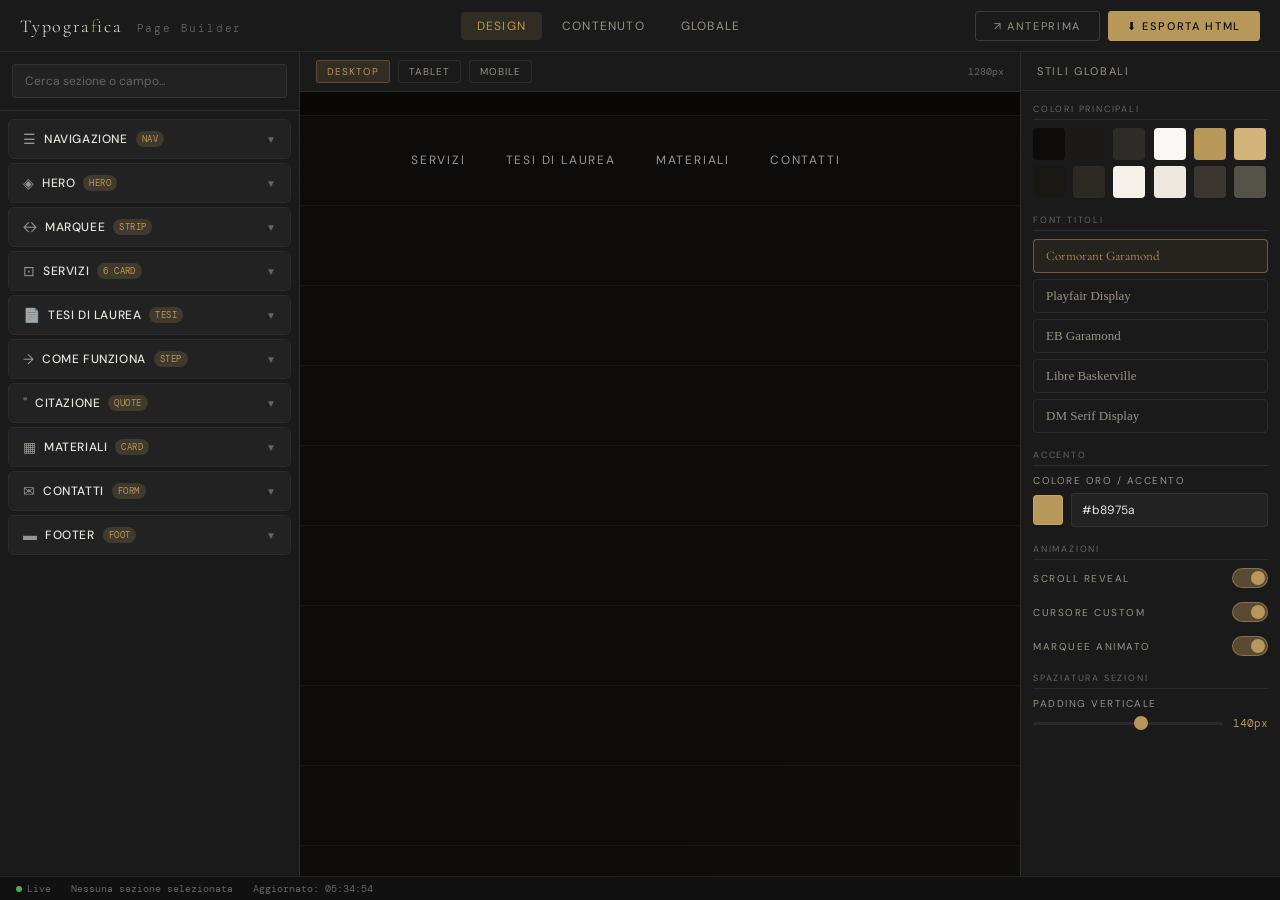
<file: admin.html>
<!DOCTYPE html>
<html lang="it">
<head>
<meta charset="UTF-8">
<meta name="viewport" content="width=device-width, initial-scale=1.0">
<title>Typografica — Page Builder</title>
<link href="https://fonts.googleapis.com/css2?family=Cormorant+Garamond:ital,wght@0,300;0,400;0,600;1,300;1,400&family=DM+Sans:wght@300;400;500&family=DM+Mono:wght@300;400&display=swap" rel="stylesheet">
<style>
*,*::before,*::after{box-sizing:border-box;margin:0;padding:0}
:root{
  --panel:#111;--panel2:#1a1a1a;--panel3:#222;--panel4:#2a2a2a;
  --border:rgba(255,255,255,0.08);--border2:rgba(255,255,255,0.15);
  --gold:#b8975a;--gold2:#d4b47a;
  --text:#e8e4dc;--text2:#9a9285;--text3:#666;
  --accent:#b8975a;
  --sans:'DM Sans',sans-serif;--mono:'DM Mono',monospace;
}
html,body{height:100%;overflow:hidden;font-family:var(--sans)}
body{display:flex;flex-direction:column;background:var(--panel);color:var(--text)}

/* TOP BAR */
.topbar{
  height:52px;background:var(--panel2);border-bottom:1px solid var(--border);
  display:flex;align-items:center;justify-content:space-between;
  padding:0 20px;flex-shrink:0;z-index:100;
}
.topbar-logo{font-family:'Cormorant Garamond',serif;font-size:18px;font-weight:300;letter-spacing:0.1em;color:var(--text)}
.topbar-logo span{color:var(--gold)}
.topbar-center{display:flex;gap:4px}
.tab-btn{
  padding:6px 16px;border:none;background:transparent;color:var(--text2);
  font-family:var(--sans);font-size:12px;letter-spacing:0.1em;text-transform:uppercase;
  cursor:pointer;border-radius:4px;transition:all 0.2s;
}
.tab-btn.active{background:rgba(184,151,90,0.15);color:var(--gold)}
.tab-btn:hover:not(.active){background:var(--panel3);color:var(--text)}
.topbar-actions{display:flex;gap:8px;align-items:center}
.btn-preview,.btn-export{
  padding:7px 18px;font-family:var(--sans);font-size:11px;
  letter-spacing:0.15em;text-transform:uppercase;cursor:pointer;
  border-radius:3px;transition:all 0.2s;
}
.btn-preview{background:transparent;border:1px solid var(--border2);color:var(--text2)}
.btn-preview:hover{border-color:var(--gold);color:var(--gold)}
.btn-export{background:var(--gold);border:1px solid var(--gold);color:#0d0c0a;font-weight:500}
.btn-export:hover{background:var(--gold2)}

/* MAIN LAYOUT */
.main{display:flex;flex:1;overflow:hidden}

/* SIDEBAR */
.sidebar{
  width:300px;min-width:300px;background:var(--panel2);
  border-right:1px solid var(--border);
  display:flex;flex-direction:column;overflow:hidden;
}
.sidebar-search{
  padding:12px;border-bottom:1px solid var(--border);flex-shrink:0;
}
.sidebar-search input{
  width:100%;background:var(--panel3);border:1px solid var(--border);
  color:var(--text);font-family:var(--sans);font-size:12px;
  padding:8px 12px;border-radius:4px;outline:none;
}
.sidebar-search input::placeholder{color:var(--text3)}
.sidebar-search input:focus{border-color:rgba(184,151,90,0.4)}
.sections-list{flex:1;overflow-y:auto;padding:8px}
.sections-list::-webkit-scrollbar{width:4px}
.sections-list::-webkit-scrollbar-track{background:transparent}
.sections-list::-webkit-scrollbar-thumb{background:var(--panel4);border-radius:2px}

/* SECTION ACCORDION */
.section-group{margin-bottom:4px;border-radius:6px;overflow:hidden;border:1px solid var(--border)}
.section-header{
  padding:10px 14px;background:var(--panel3);
  display:flex;align-items:center;justify-content:space-between;
  cursor:pointer;user-select:none;transition:background 0.2s;
}
.section-header:hover{background:var(--panel4)}
.section-header.active{background:rgba(184,151,90,0.1);border-bottom:1px solid rgba(184,151,90,0.2)}
.section-header-left{display:flex;align-items:center;gap:8px}
.section-icon{font-size:14px;opacity:0.6}
.section-name{font-size:12px;font-weight:500;letter-spacing:0.05em;text-transform:uppercase;color:var(--text)}
.section-badge{
  font-size:9px;padding:2px 6px;border-radius:10px;
  background:rgba(184,151,90,0.2);color:var(--gold);
  font-family:var(--mono);letter-spacing:0.05em;
}
.section-chevron{font-size:10px;color:var(--text3);transition:transform 0.2s}
.section-chevron.open{transform:rotate(180deg)}
.section-body{display:none;padding:12px;background:var(--panel2)}
.section-body.open{display:block}

/* FIELDS */
.field{margin-bottom:14px}
.field:last-child{margin-bottom:0}
.field-label{
  display:block;font-size:10px;letter-spacing:0.15em;text-transform:uppercase;
  color:var(--text2);margin-bottom:6px;
}
.field input[type=text],
.field input[type=url],
.field textarea,
.field select{
  width:100%;background:var(--panel3);border:1px solid var(--border);
  color:var(--text);font-family:var(--sans);font-size:12px;
  padding:8px 10px;border-radius:4px;outline:none;
  transition:border-color 0.2s;resize:vertical;
}
.field input:focus,.field textarea:focus,.field select:focus{border-color:rgba(184,151,90,0.5)}
.field textarea{min-height:60px;font-size:12px}
.field select option{background:var(--panel3)}

.field-row{display:grid;grid-template-columns:1fr 1fr;gap:8px}
.field-row .field{margin-bottom:0}

/* COLOR PICKER */
.color-row{display:flex;align-items:center;gap:8px}
.color-swatch{
  width:30px;height:30px;border-radius:4px;border:1px solid var(--border2);
  cursor:pointer;flex-shrink:0;position:relative;overflow:hidden;
}
.color-swatch input[type=color]{
  position:absolute;inset:-4px;width:calc(100%+8px);height:calc(100%+8px);
  opacity:0;cursor:pointer;border:none;padding:0;
}
.color-value{
  flex:1;background:var(--panel3);border:1px solid var(--border);
  color:var(--text);font-family:var(--mono);font-size:11px;
  padding:7px 10px;border-radius:4px;outline:none;
}

/* RANGE */
.range-row{display:flex;align-items:center;gap:10px}
.range-row input[type=range]{
  flex:1;-webkit-appearance:none;height:3px;
  background:var(--panel4);border-radius:2px;outline:none;
}
.range-row input[type=range]::-webkit-slider-thumb{
  -webkit-appearance:none;width:14px;height:14px;
  background:var(--gold);border-radius:50%;cursor:pointer;
}
.range-val{font-size:11px;font-family:var(--mono);color:var(--gold);min-width:32px;text-align:right}

/* TOGGLE */
.toggle-row{display:flex;align-items:center;justify-content:space-between}
.toggle{
  width:36px;height:20px;background:var(--panel4);border-radius:10px;
  cursor:pointer;position:relative;transition:background 0.2s;border:1px solid var(--border2);
}
.toggle.on{background:rgba(184,151,90,0.4);border-color:rgba(184,151,90,0.5)}
.toggle::after{
  content:'';position:absolute;top:2px;left:2px;
  width:14px;height:14px;background:var(--text2);border-radius:50%;
  transition:all 0.2s;
}
.toggle.on::after{left:18px;background:var(--gold)}

/* DIVIDER */
.field-divider{height:1px;background:var(--border);margin:12px 0}

/* CANVAS AREA */
.canvas-wrap{
  flex:1;overflow:hidden;display:flex;flex-direction:column;
  background:#0a0908;position:relative;
}
.canvas-toolbar{
  height:40px;background:var(--panel2);border-bottom:1px solid var(--border);
  display:flex;align-items:center;gap:8px;padding:0 16px;flex-shrink:0;
}
.viewport-btn{
  padding:4px 10px;font-size:10px;letter-spacing:0.1em;text-transform:uppercase;
  background:transparent;border:1px solid var(--border);color:var(--text2);
  cursor:pointer;border-radius:3px;font-family:var(--sans);transition:all 0.2s;
}
.viewport-btn.active{background:rgba(184,151,90,0.15);border-color:rgba(184,151,90,0.3);color:var(--gold)}
.canvas-info{margin-left:auto;font-size:10px;font-family:var(--mono);color:var(--text3)}
.canvas-scroll{flex:1;overflow:auto;display:flex;align-items:flex-start;justify-content:center;padding:24px}
.canvas-scroll::-webkit-scrollbar{width:6px;height:6px}
.canvas-scroll::-webkit-scrollbar-track{background:#0a0908}
.canvas-scroll::-webkit-scrollbar-thumb{background:var(--panel4);border-radius:3px}
.canvas-frame{
  background:#0d0c0a;transition:width 0.3s ease;
  box-shadow:0 0 0 1px rgba(184,151,90,0.1),0 20px 60px rgba(0,0,0,0.6);
  transform-origin:top center;
}

/* PANEL PROPERTIES (right) */
.props-panel{
  width:260px;min-width:260px;background:var(--panel2);
  border-left:1px solid var(--border);
  display:flex;flex-direction:column;overflow:hidden;
}
.props-header{
  padding:12px 16px;border-bottom:1px solid var(--border);flex-shrink:0;
  display:flex;align-items:center;justify-content:space-between;
}
.props-title{font-size:11px;letter-spacing:0.15em;text-transform:uppercase;color:var(--text2)}
.props-body{flex:1;overflow-y:auto;padding:12px}
.props-body::-webkit-scrollbar{width:4px}
.props-body::-webkit-scrollbar-thumb{background:var(--panel4)}
.prop-section{margin-bottom:16px}
.prop-section-title{
  font-size:9px;letter-spacing:0.2em;text-transform:uppercase;
  color:var(--text3);margin-bottom:8px;padding-bottom:4px;
  border-bottom:1px solid var(--border);
}
.color-grid{display:grid;grid-template-columns:repeat(6,1fr);gap:6px;margin-top:6px}
.color-chip{
  width:32px;height:32px;border-radius:4px;cursor:pointer;
  border:2px solid transparent;transition:all 0.15s;
}
.color-chip:hover{transform:scale(1.1)}
.color-chip.selected{border-color:var(--gold)}
.font-options{display:flex;flex-direction:column;gap:6px;margin-top:6px}
.font-opt{
  padding:8px 12px;border-radius:4px;border:1px solid var(--border);
  cursor:pointer;transition:all 0.2s;font-size:13px;color:var(--text2);
}
.font-opt:hover{border-color:var(--border2);color:var(--text)}
.font-opt.selected{border-color:rgba(184,151,90,0.5);background:rgba(184,151,90,0.08);color:var(--gold)}

/* STATUS BAR */
.statusbar{
  height:24px;background:var(--panel);border-top:1px solid var(--border);
  display:flex;align-items:center;padding:0 16px;gap:20px;flex-shrink:0;
}
.status-item{font-size:10px;font-family:var(--mono);color:var(--text3)}
.status-dot{width:6px;height:6px;background:#4caf50;border-radius:50%;display:inline-block;margin-right:5px}

/* NOTIFICATION */
.notif{
  position:fixed;bottom:32px;right:24px;
  background:var(--panel2);border:1px solid rgba(184,151,90,0.3);
  color:var(--gold);font-size:12px;letter-spacing:0.05em;
  padding:10px 20px;border-radius:4px;
  transform:translateY(20px);opacity:0;
  transition:all 0.3s ease;pointer-events:none;z-index:999;
}
.notif.show{transform:translateY(0);opacity:1}

/* HIGHLIGHT on canvas click */
.pb-highlight{outline:2px solid rgba(184,151,90,0.6)!important;outline-offset:2px}
</style>
</head>
<body>

<!-- TOP BAR -->
<div class="topbar">
  <div class="topbar-logo">Typogra<span>f</span>ica <span style="font-size:11px;color:var(--text3);font-family:var(--mono);margin-left:8px">Page Builder</span></div>
  <div class="topbar-center">
    <button class="tab-btn active" onclick="setTab('design',this)">Design</button>
    <button class="tab-btn" onclick="setTab('content',this)">Contenuto</button>
    <button class="tab-btn" onclick="setTab('global',this)">Globale</button>
  </div>
  <div class="topbar-actions">
    <button class="btn-preview" onclick="openPreview()">↗ Anteprima</button>
    <button class="btn-export" onclick="exportCode()">⬇ Esporta HTML</button>
  </div>
</div>

<!-- MAIN -->
<div class="main">

  <!-- LEFT SIDEBAR -->
  <div class="sidebar" id="sidebar">
    <div class="sidebar-search">
      <input type="text" placeholder="Cerca sezione o campo..." id="searchInput" oninput="filterSections(this.value)">
    </div>
    <div class="sections-list" id="sectionsList"></div>
  </div>

  <!-- CANVAS -->
  <div class="canvas-wrap">
    <div class="canvas-toolbar">
      <button class="viewport-btn active" onclick="setViewport('desktop',this)">Desktop</button>
      <button class="viewport-btn" onclick="setViewport('tablet',this)">Tablet</button>
      <button class="viewport-btn" onclick="setViewport('mobile',this)">Mobile</button>
      <span class="canvas-info" id="canvasInfo">1280px</span>
    </div>
    <div class="canvas-scroll">
      <div class="canvas-frame" id="canvasFrame">
        <iframe id="previewFrame" style="width:100%;border:none;display:block" scrolling="yes"></iframe>
      </div>
    </div>
  </div>

  <!-- RIGHT PANEL -->
  <div class="props-panel">
    <div class="props-header">
      <span class="props-title">Stili Globali</span>
    </div>
    <div class="props-body">
      <div class="prop-section">
        <div class="prop-section-title">Colori principali</div>
        <div class="color-grid" id="colorGrid"></div>
      </div>
      <div class="prop-section">
        <div class="prop-section-title">Font titoli</div>
        <div class="font-options" id="fontOptions"></div>
      </div>
      <div class="prop-section">
        <div class="prop-section-title">Accento</div>
        <div class="field">
          <label class="field-label">Colore oro / accento</label>
          <div class="color-row">
            <div class="color-swatch" id="accentSwatch" style="background:#b8975a">
              <input type="color" value="#b8975a" oninput="updateAccent(this.value)">
            </div>
            <input class="color-value" type="text" value="#b8975a" id="accentVal" oninput="updateAccentText(this.value)">
          </div>
        </div>
      </div>
      <div class="prop-section">
        <div class="prop-section-title">Animazioni</div>
        <div class="toggle-row field">
          <span class="field-label" style="margin:0">Scroll reveal</span>
          <div class="toggle on" id="toggleReveal" onclick="toggleReveal(this)"></div>
        </div>
        <div class="toggle-row field">
          <span class="field-label" style="margin:0">Cursore custom</span>
          <div class="toggle on" id="toggleCursor" onclick="toggleCursor(this)"></div>
        </div>
        <div class="toggle-row field">
          <span class="field-label" style="margin:0">Marquee animato</span>
          <div class="toggle on" id="toggleMarquee" onclick="toggleMarqueeAnim(this)"></div>
        </div>
      </div>
      <div class="prop-section">
        <div class="prop-section-title">Spaziatura sezioni</div>
        <div class="field">
          <label class="field-label">Padding verticale</label>
          <div class="range-row">
            <input type="range" min="60" max="200" value="140" oninput="updateSpacing(this.value);this.nextElementSibling.textContent=this.value+'px'">
            <span class="range-val">140px</span>
          </div>
        </div>
      </div>
    </div>
  </div>

</div>

<!-- STATUS BAR -->
<div class="statusbar">
  <span class="status-item"><span class="status-dot"></span>Live</span>
  <span class="status-item" id="statusSection">Nessuna sezione selezionata</span>
  <span class="status-item" id="statusTime"></span>
</div>

<!-- NOTIFICATION -->
<div class="notif" id="notif"></div>

<script>
// ═══════════════════════════════════════════
// STATE
// ═══════════════════════════════════════════
const state = {
  accent: '#b8975a',
  ink: '#0d0c0a',
  white: '#faf8f4',
  serif: 'Cormorant Garamond',
  sectionPadding: 140,
  scrollReveal: true,
  customCursor: true,
  marqueeAnim: true,
  sections: {
    nav: {
      logo: 'Typografica',
      logoAccentLetter: 'f',
      links: ['Servizi','Tesi di Laurea','Materiali','Contatti'],
      ctaText: 'Richiedi Preventivo',
      visible: true,
    },
    hero: {
      tag: 'Centro Stampa Professionale — Torino',
      titleLine1: "L'arte della",
      titleLine2: 'stampa perfetta',
      subtitle: 'Dalla tipografia artigianale alla stampa digitale ad alta definizione. Ogni lavoro è trattato con cura sartoriale, ogni dettaglio conta.',
      btn1: 'Scopri i Servizi',
      btn2: 'Stampa Tesi →',
      stat1Num: '35+', stat1Label: 'Anni di Esperienza',
      stat2Num: '12k', stat2Label: 'Tesi Stampate',
      stat3Num: '99%', stat3Label: 'Clienti Soddisfatti',
    },
    marquee: {
      items: ['Stampa Offset','Stampa Digitale','Tesi di Laurea','Rilegatura Cartonata','Stampa Gran Formato','Biglietti da Visita','Brochure & Cataloghi'],
    },
    servizi: {
      tag: 'I Nostri Servizi',
      title: 'Ogni progetto,',
      titleItalic: 'perfettamente eseguito',
      cards: [
        {num:'01',name:'Stampa Digitale',desc:'Stampa ad alta risoluzione per tirature brevi e medie. Colori fedeli, tempi rapidi.',tags:['4+0 / 4+4','HD 1200 DPI','Consegna 24h']},
        {num:'02',name:'Stampa Tipografica',desc:"L'eccellenza della stampa offset per tirature importanti. Pantone e colori speciali.",tags:['Offset','Pantone','Vernici UV']},
        {num:'03',name:'Tesi di Laurea',desc:'Il tuo traguardo merita la migliore presentazione. Rilegatura cartonata e brossura.',tags:['Express','Cartonata','Spirale']},
        {num:'04',name:'Materiali Marketing',desc:'Brochure, flyer, cataloghi e biglietti da visita che lasciano il segno.',tags:['Brochure','Flyer','Business Card']},
        {num:'05',name:'Stampa Gran Formato',desc:'Banner, poster, roll-up e totem fino a 3 metri di altezza.',tags:['Banner','Roll-up','Totem']},
        {num:'06',name:'Finiture Speciali',desc:'Plastificazione, goffratura, stampa a caldo oro e argento.',tags:['Stampa a Caldo','Goffratura','Rilievo']},
      ],
    },
    tesi: {
      tag: 'Specialisti in',
      title: 'Tesi di Laurea',
      titleItalic: '& Elaborati Accademici',
      body: 'Il tuo lavoro di anni merita la massima cura. Offriamo tutti i tipi di rilegatura con carta premium, stampa professionale e servizio espresso.',
      badgeLabel: 'Pronta in',
      badgeValue: '4h',
      features: [
        {icon:'⊞',name:'Rilegatura Cartonata',desc:'Cover rigida personalizzata con titolo in rilievo'},
        {icon:'◎',name:'Spirale & Brossura',desc:'Opzioni economiche per ogni esigenza accademica'},
        {icon:'◷',name:'Servizio Express',desc:'Pronta in 4 ore anche nei giorni di sessione'},
        {icon:'✦',name:'Carta Premium',desc:'Selezione di grammature per un risultato eccellente'},
      ],
    },
    process: {
      tag: 'Come Funziona',
      title: 'Dal file alla',
      titleItalic: 'stampa in mano',
      steps: [
        {num:'I',title:'Invia il File',desc:'Carica il file PDF, AI o InDesign tramite il portale online o in sede.'},
        {num:'II',title:'Preventivo Rapido',desc:'Ricevi un preventivo entro 30 minuti. Nessuna sorpresa sui costi.'},
        {num:'III',title:'Stampa & Rilegatura',desc:'Il team elabora il lavoro con attenzione artigianale e controllo qualità.'},
        {num:'IV',title:'Ritiro o Consegna',desc:'Passa in sede o scegli la consegna a domicilio.'},
      ],
    },
    quote: {
      text: "La tipografia è il mestiere di fare bella e leggibile la parola scritta. È il più invisibile dei mestieri, e il più potente.",
      italicWords: 'bella e leggibile',
      author: '— Atelier Typografica, Torino dal 1987',
    },
    materiali: {
      tag: 'Qualità dei Materiali',
      title: 'Carta selezionata',
      titleItalic: 'per ogni esigenza',
      cards: [
        {name:'Patinata Lucida',desc:'115g — 350g · Colori brillanti'},
        {name:'Patinata Opaca',desc:'130g — 300g · Elegante'},
        {name:'Riciclata Avorio',desc:'80g — 160g · Eco-sostenibile'},
        {name:'Carta da Tesi',desc:'90g — 100g · Standard accademico'},
      ],
    },
    contatti: {
      tag: 'Parliamo del Tuo Progetto',
      title: 'Richiedi un',
      titleItalic: 'preventivo gratuito',
      body: 'Siamo a Torino, al servizio di privati, università e aziende. Risposta garantita entro 30 minuti.',
      address: 'Via Roma 42, 10121 Torino',
      phone: '011 123 4567',
      email: 'info@typografica.it',
      hours: 'Lun–Ven: 8:30–19:00 · Sab: 9:00–14:00',
    },
    footer: {
      logo: 'Typografica',
      tagline: "L'arte della stampa dal 1987",
      copy: '© 2024 Typografica — Tutti i diritti riservati',
      piva: 'P.IVA 12345678901',
    },
  }
};

// ═══════════════════════════════════════════
// SECTION DEFINITIONS (sidebar fields)
// ═══════════════════════════════════════════
const sectionDefs = [
  {
    id:'nav', icon:'☰', name:'Navigazione', badge:'NAV',
    fields:[
      {label:'Logo testo', key:'logo', type:'text'},
      {label:'Lettera accento (dorata)', key:'logoAccentLetter', type:'text'},
      {label:'Testo CTA button', key:'ctaText', type:'text'},
      {label:'Link 1', key:'links.0', type:'text'},
      {label:'Link 2', key:'links.1', type:'text'},
      {label:'Link 3', key:'links.2', type:'text'},
      {label:'Link 4', key:'links.3', type:'text'},
    ]
  },
  {
    id:'hero', icon:'◈', name:'Hero', badge:'HERO',
    fields:[
      {label:'Tag superiore', key:'tag', type:'text'},
      {label:'Titolo riga 1', key:'titleLine1', type:'text'},
      {label:'Titolo riga 2 (corsivo)', key:'titleLine2', type:'text'},
      {label:'Sottotitolo', key:'subtitle', type:'textarea'},
      {label:'Bottone principale', key:'btn1', type:'text'},
      {label:'Bottone secondario', key:'btn2', type:'text'},
      {type:'divider'},
      {label:'Stat 1 — Numero', key:'stat1Num', type:'text'},
      {label:'Stat 1 — Etichetta', key:'stat1Label', type:'text'},
      {label:'Stat 2 — Numero', key:'stat2Num', type:'text'},
      {label:'Stat 2 — Etichetta', key:'stat2Label', type:'text'},
      {label:'Stat 3 — Numero', key:'stat3Num', type:'text'},
      {label:'Stat 3 — Etichetta', key:'stat3Label', type:'text'},
    ]
  },
  {
    id:'marquee', icon:'↔', name:'Marquee', badge:'STRIP',
    fields:[
      {label:'Voce 1', key:'items.0', type:'text'},
      {label:'Voce 2', key:'items.1', type:'text'},
      {label:'Voce 3', key:'items.2', type:'text'},
      {label:'Voce 4', key:'items.3', type:'text'},
      {label:'Voce 5', key:'items.4', type:'text'},
      {label:'Voce 6', key:'items.5', type:'text'},
      {label:'Voce 7', key:'items.6', type:'text'},
    ]
  },
  {
    id:'servizi', icon:'⊡', name:'Servizi', badge:'6 CARD',
    fields:[
      {label:'Tag sezione', key:'tag', type:'text'},
      {label:'Titolo', key:'title', type:'text'},
      {label:'Titolo corsivo', key:'titleItalic', type:'text'},
      {type:'divider'},
      {label:'Card 1 — Nome', key:'cards.0.name', type:'text'},
      {label:'Card 1 — Descrizione', key:'cards.0.desc', type:'textarea'},
      {type:'divider'},
      {label:'Card 2 — Nome', key:'cards.1.name', type:'text'},
      {label:'Card 2 — Descrizione', key:'cards.1.desc', type:'textarea'},
      {type:'divider'},
      {label:'Card 3 — Nome', key:'cards.2.name', type:'text'},
      {label:'Card 3 — Descrizione', key:'cards.2.desc', type:'textarea'},
      {type:'divider'},
      {label:'Card 4 — Nome', key:'cards.3.name', type:'text'},
      {label:'Card 4 — Descrizione', key:'cards.3.desc', type:'textarea'},
      {type:'divider'},
      {label:'Card 5 — Nome', key:'cards.4.name', type:'text'},
      {label:'Card 5 — Descrizione', key:'cards.4.desc', type:'textarea'},
      {type:'divider'},
      {label:'Card 6 — Nome', key:'cards.5.name', type:'text'},
      {label:'Card 6 — Descrizione', key:'cards.5.desc', type:'textarea'},
    ]
  },
  {
    id:'tesi', icon:'📄', name:'Tesi di Laurea', badge:'TESI',
    fields:[
      {label:'Tag sezione', key:'tag', type:'text'},
      {label:'Titolo', key:'title', type:'text'},
      {label:'Titolo corsivo', key:'titleItalic', type:'text'},
      {label:'Testo corpo', key:'body', type:'textarea'},
      {label:'Badge etichetta', key:'badgeLabel', type:'text'},
      {label:'Badge valore (es. 4h)', key:'badgeValue', type:'text'},
      {type:'divider'},
      {label:'Feature 1 — Nome', key:'features.0.name', type:'text'},
      {label:'Feature 1 — Descrizione', key:'features.0.desc', type:'text'},
      {label:'Feature 2 — Nome', key:'features.1.name', type:'text'},
      {label:'Feature 2 — Descrizione', key:'features.1.desc', type:'text'},
      {label:'Feature 3 — Nome', key:'features.2.name', type:'text'},
      {label:'Feature 3 — Descrizione', key:'features.2.desc', type:'text'},
      {label:'Feature 4 — Nome', key:'features.3.name', type:'text'},
      {label:'Feature 4 — Descrizione', key:'features.3.desc', type:'text'},
    ]
  },
  {
    id:'process', icon:'→', name:'Come Funziona', badge:'STEP',
    fields:[
      {label:'Tag sezione', key:'tag', type:'text'},
      {label:'Titolo', key:'title', type:'text'},
      {label:'Titolo corsivo', key:'titleItalic', type:'text'},
      {type:'divider'},
      {label:'Step 1 — Titolo', key:'steps.0.title', type:'text'},
      {label:'Step 1 — Descrizione', key:'steps.0.desc', type:'textarea'},
      {label:'Step 2 — Titolo', key:'steps.1.title', type:'text'},
      {label:'Step 2 — Descrizione', key:'steps.1.desc', type:'textarea'},
      {label:'Step 3 — Titolo', key:'steps.2.title', type:'text'},
      {label:'Step 3 — Descrizione', key:'steps.2.desc', type:'textarea'},
      {label:'Step 4 — Titolo', key:'steps.3.title', type:'text'},
      {label:'Step 4 — Descrizione', key:'steps.3.desc', type:'textarea'},
    ]
  },
  {
    id:'quote', icon:'"', name:'Citazione', badge:'QUOTE',
    fields:[
      {label:'Testo citazione', key:'text', type:'textarea'},
      {label:'Parole in corsivo', key:'italicWords', type:'text'},
      {label:'Autore', key:'author', type:'text'},
    ]
  },
  {
    id:'materiali', icon:'▦', name:'Materiali', badge:'CARD',
    fields:[
      {label:'Tag sezione', key:'tag', type:'text'},
      {label:'Titolo', key:'title', type:'text'},
      {label:'Titolo corsivo', key:'titleItalic', type:'text'},
      {type:'divider'},
      {label:'Card 1 — Nome', key:'cards.0.name', type:'text'},
      {label:'Card 1 — Descrizione', key:'cards.0.desc', type:'text'},
      {label:'Card 2 — Nome', key:'cards.1.name', type:'text'},
      {label:'Card 2 — Descrizione', key:'cards.1.desc', type:'text'},
      {label:'Card 3 — Nome', key:'cards.2.name', type:'text'},
      {label:'Card 3 — Descrizione', key:'cards.2.desc', type:'text'},
      {label:'Card 4 — Nome', key:'cards.3.name', type:'text'},
      {label:'Card 4 — Descrizione', key:'cards.3.desc', type:'text'},
    ]
  },
  {
    id:'contatti', icon:'✉', name:'Contatti', badge:'FORM',
    fields:[
      {label:'Tag sezione', key:'tag', type:'text'},
      {label:'Titolo', key:'title', type:'text'},
      {label:'Titolo corsivo', key:'titleItalic', type:'text'},
      {label:'Testo intro', key:'body', type:'textarea'},
      {type:'divider'},
      {label:'Indirizzo', key:'address', type:'text'},
      {label:'Telefono', key:'phone', type:'text'},
      {label:'Email', key:'email', type:'text'},
      {label:'Orari', key:'hours', type:'text'},
    ]
  },
  {
    id:'footer', icon:'▬', name:'Footer', badge:'FOOT',
    fields:[
      {label:'Logo testo', key:'logo', type:'text'},
      {label:'Tagline', key:'tagline', type:'text'},
      {label:'Copyright', key:'copy', type:'text'},
      {label:'P.IVA / Info legale', key:'piva', type:'text'},
    ]
  },
];

// ═══════════════════════════════════════════
// GET / SET nested state value
// ═══════════════════════════════════════════
function getVal(sectionId, keyPath){
  const sec = state.sections[sectionId];
  const parts = keyPath.split('.');
  let cur = sec;
  for(const p of parts){
    if(cur===undefined||cur===null) return '';
    if(Array.isArray(cur)) cur = cur[parseInt(p)];
    else cur = cur[p];
  }
  return cur ?? '';
}
function setVal(sectionId, keyPath, value){
  const sec = state.sections[sectionId];
  const parts = keyPath.split('.');
  let cur = sec;
  for(let i=0;i<parts.length-1;i++){
    const p = parts[i];
    if(Array.isArray(cur)) cur = cur[parseInt(p)];
    else cur = cur[p];
  }
  const last = parts[parts.length-1];
  if(Array.isArray(cur)) cur[parseInt(last)] = value;
  else cur[last] = value;
}

// ═══════════════════════════════════════════
// BUILD SIDEBAR
// ═══════════════════════════════════════════
function buildSidebar(){
  const list = document.getElementById('sectionsList');
  list.innerHTML = '';
  sectionDefs.forEach(def => {
    const group = document.createElement('div');
    group.className = 'section-group';
    group.dataset.sectionId = def.id;

    const header = document.createElement('div');
    header.className = 'section-header';
    header.innerHTML = `
      <div class="section-header-left">
        <span class="section-icon">${def.icon}</span>
        <span class="section-name">${def.name}</span>
        <span class="section-badge">${def.badge}</span>
      </div>
      <span class="section-chevron" id="chev-${def.id}">▼</span>
    `;
    header.onclick = () => toggleSection(def.id);

    const body = document.createElement('div');
    body.className = 'section-body';
    body.id = `body-${def.id}`;

    def.fields.forEach(f => {
      if(f.type === 'divider'){
        const d = document.createElement('div');
        d.className = 'field-divider';
        body.appendChild(d);
        return;
      }
      const field = document.createElement('div');
      field.className = 'field';
      const currentVal = getVal(def.id, f.key);

      if(f.type === 'text'){
        field.innerHTML = `<label class="field-label">${f.label}</label>
          <input type="text" value="${escHtml(String(currentVal))}"
            oninput="updateField('${def.id}','${f.key}',this.value)">`;
      } else if(f.type === 'textarea'){
        field.innerHTML = `<label class="field-label">${f.label}</label>
          <textarea oninput="updateField('${def.id}','${f.key}',this.value)">${escHtml(String(currentVal))}</textarea>`;
      } else if(f.type === 'url'){
        field.innerHTML = `<label class="field-label">${f.label}</label>
          <input type="url" value="${escHtml(String(currentVal))}" placeholder="https://"
            oninput="updateField('${def.id}','${f.key}',this.value)">`;
      } else if(f.type === 'color'){
        field.innerHTML = `<label class="field-label">${f.label}</label>
          <div class="color-row">
            <div class="color-swatch" style="background:${currentVal}">
              <input type="color" value="${currentVal}"
                oninput="updateFieldColor('${def.id}','${f.key}',this)">
            </div>
            <input class="color-value" type="text" value="${currentVal}"
              oninput="updateField('${def.id}','${f.key}',this.value)">
          </div>`;
      }
      body.appendChild(field);
    });

    group.appendChild(header);
    group.appendChild(body);
    list.appendChild(group);
  });
}

function escHtml(s){
  return s.replace(/&/g,'&amp;').replace(/</g,'&lt;').replace(/>/g,'&gt;').replace(/"/g,'&quot;');
}

function toggleSection(id){
  const body = document.getElementById(`body-${id}`);
  const chev = document.getElementById(`chev-${id}`);
  const header = body.previousElementSibling;
  const isOpen = body.classList.contains('open');
  body.classList.toggle('open', !isOpen);
  chev.classList.toggle('open', !isOpen);
  header.classList.toggle('active', !isOpen);
  if(!isOpen) document.getElementById('statusSection').textContent = `Modifica: ${sectionDefs.find(d=>d.id===id).name}`;
}

function filterSections(query){
  const q = query.toLowerCase();
  document.querySelectorAll('.section-group').forEach(g => {
    const name = g.querySelector('.section-name').textContent.toLowerCase();
    const fields = [...g.querySelectorAll('.field-label')].map(l=>l.textContent.toLowerCase()).join(' ');
    g.style.display = (name.includes(q)||fields.includes(q)||q==='') ? '' : 'none';
  });
}

// ═══════════════════════════════════════════
// UPDATE FIELD
// ═══════════════════════════════════════════
function updateField(sectionId, key, value){
  setVal(sectionId, key, value);
  renderPreview();
}
function updateFieldColor(sectionId, key, input){
  setVal(sectionId, key, input.value);
  input.closest('.color-swatch').style.background = input.value;
  input.closest('.color-row').querySelector('.color-value').value = input.value;
  renderPreview();
}

// ═══════════════════════════════════════════
// GLOBAL CONTROLS
// ═══════════════════════════════════════════
function updateAccent(val){
  state.accent = val;
  document.getElementById('accentSwatch').style.background = val;
  document.getElementById('accentVal').value = val;
  renderPreview();
}
function updateAccentText(val){
  if(/^#[0-9a-fA-F]{6}$/.test(val)){
    state.accent = val;
    document.getElementById('accentSwatch').style.background = val;
    document.getElementById('accentSwatch').querySelector('input').value = val;
    renderPreview();
  }
}
function updateSpacing(val){
  state.sectionPadding = parseInt(val);
  renderPreview();
}
function toggleReveal(el){
  el.classList.toggle('on');
  state.scrollReveal = el.classList.contains('on');
  renderPreview();
}
function toggleCursor(el){
  el.classList.toggle('on');
  state.customCursor = el.classList.contains('on');
  renderPreview();
}
function toggleMarqueeAnim(el){
  el.classList.toggle('on');
  state.marqueeAnim = el.classList.contains('on');
  renderPreview();
}

// ═══════════════════════════════════════════
// COLOR GRID (right panel)
// ═══════════════════════════════════════════
const colorPresets = [
  '#0d0c0a','#1a1916','#2e2c28','#faf8f4','#b8975a','#d4b47a',
  '#1a1814','#2d2a24','#f5f0e8','#ede8de','#3b3730','#555248',
];
function buildColorGrid(){
  const grid = document.getElementById('colorGrid');
  colorPresets.forEach(c => {
    const chip = document.createElement('div');
    chip.className = 'color-chip';
    chip.style.background = c;
    chip.style.border = c==='#faf8f4'||c==='#f5f0e8'||c==='#ede8de' ? '1px solid rgba(255,255,255,0.15)' : '1px solid transparent';
    chip.title = c;
    chip.onclick = () => { updateAccent(c); grid.querySelectorAll('.color-chip').forEach(x=>x.classList.remove('selected')); chip.classList.add('selected'); };
    grid.appendChild(chip);
  });
}

const fontPresets = [
  {name:'Cormorant Garamond', label:'Cormorant Garamond'},
  {name:'Playfair Display', label:'Playfair Display'},
  {name:'EB Garamond', label:'EB Garamond'},
  {name:'Libre Baskerville', label:'Libre Baskerville'},
  {name:'DM Serif Display', label:'DM Serif Display'},
];
function buildFontOptions(){
  const wrap = document.getElementById('fontOptions');
  fontPresets.forEach(f => {
    const opt = document.createElement('div');
    opt.className = 'font-opt' + (f.name===state.serif?' selected':'');
    opt.style.fontFamily = f.name+',serif';
    opt.textContent = f.label;
    opt.onclick = () => {
      state.serif = f.name;
      wrap.querySelectorAll('.font-opt').forEach(x=>x.classList.remove('selected'));
      opt.classList.add('selected');
      renderPreview();
      notify('Font aggiornato: '+f.label);
    };
    wrap.appendChild(opt);
  });
}

// ═══════════════════════════════════════════
// TABS
// ═══════════════════════════════════════════
function setTab(tab, btn){
  document.querySelectorAll('.tab-btn').forEach(b=>b.classList.remove('active'));
  btn.classList.add('active');
  // Same sidebar for all tabs (simplified)
}

// ═══════════════════════════════════════════
// VIEWPORT
// ═══════════════════════════════════════════
const viewports = {desktop:1280, tablet:768, mobile:390};
let currentViewport = 'desktop';
function setViewport(name, btn){
  currentViewport = name;
  document.querySelectorAll('.viewport-btn').forEach(b=>b.classList.remove('active'));
  btn.classList.add('active');
  const w = viewports[name];
  document.getElementById('canvasInfo').textContent = w+'px';
  const frame = document.getElementById('canvasFrame');
  const iframe = document.getElementById('previewFrame');
  frame.style.width = w+'px';
  iframe.style.width = w+'px';
  if(name==='mobile'){iframe.style.height='812px';}
  else{iframe.style.height='';}
  notify('Viewport: '+name+' ('+w+'px)');
}

// ═══════════════════════════════════════════
// RENDER PREVIEW
// ═══════════════════════════════════════════
let renderTimer = null;
function renderPreview(){
  clearTimeout(renderTimer);
  renderTimer = setTimeout(_doRender, 80);
}

function _doRender(){
  const html = buildHTML();
  const iframe = document.getElementById('previewFrame');
  const doc = iframe.contentDocument || iframe.contentWindow.document;
  const scrollY = iframe.contentWindow ? iframe.contentWindow.scrollY : 0;
  doc.open();
  doc.write(html);
  doc.close();
  // Restore scroll
  if(scrollY) setTimeout(()=>{ try{iframe.contentWindow.scrollTo(0,scrollY);}catch(e){} }, 50);
  // Auto height
  setTimeout(()=>{
    try{
      const h = doc.documentElement.scrollHeight;
      iframe.style.height = h + 'px';
    }catch(e){}
  }, 200);
  document.getElementById('statusTime').textContent = 'Aggiornato: '+new Date().toLocaleTimeString('it-IT');
}

// ═══════════════════════════════════════════
// BUILD HTML
// ═══════════════════════════════════════════
function buildHTML(){
  const s = state.sections;
  const accent = state.accent;
  const serif = state.serif;
  const pad = state.sectionPadding;
  const cursor = state.customCursor ? 'none' : 'default';

  const googleFont = encodeURIComponent(serif);

  return `<!DOCTYPE html>
<html lang="it">
<head>
<meta charset="UTF-8">
<meta name="viewport" content="width=device-width, initial-scale=1.0">
<title>Typografica</title>
<link href="https://fonts.googleapis.com/css2?family=${googleFont}:ital,wght@0,300;0,400;0,600;1,300;1,400&family=DM+Sans:wght@300;400;500&family=DM+Mono:wght@300;400&display=swap" rel="stylesheet">
<style>
*,*::before,*::after{box-sizing:border-box;margin:0;padding:0}
:root{
  --ink:#0d0c0a;--ink-2:#1a1916;--paper:#f5f0e8;--paper-2:#ede8de;
  --gold:${accent};--gold-light:${lightenColor(accent,20)};
  --white:#faf8f4;--serif:'${serif}',Georgia,serif;
  --sans:'DM Sans',sans-serif;--mono:'DM Mono',monospace;
}
html{scroll-behavior:smooth}
body{font-family:var(--sans);background:var(--ink);color:var(--white);overflow-x:hidden;cursor:${cursor}}
${state.customCursor ? `
.cursor{position:fixed;width:8px;height:8px;background:var(--gold);border-radius:50%;pointer-events:none;z-index:9999;transform:translate(-50%,-50%);transition:transform 0.1s ease}
.cursor-ring{position:fixed;width:32px;height:32px;border:1px solid rgba(${hexToRgb(accent)},0.4);border-radius:50%;pointer-events:none;z-index:9998;transform:translate(-50%,-50%);transition:transform 0.15s ease,width 0.3s,height 0.3s}
`:''}
nav{position:fixed;top:0;left:0;right:0;z-index:100;display:flex;align-items:center;justify-content:space-between;padding:24px 60px;background:linear-gradient(to bottom,rgba(13,12,10,0.95) 0%,transparent 100%);transition:background 0.5s,backdrop-filter 0.5s}
nav.scrolled{background:rgba(13,12,10,0.92);backdrop-filter:blur(12px);border-bottom:1px solid rgba(${hexToRgb(accent)},0.15)}
.nav-logo{font-family:var(--serif);font-size:22px;font-weight:300;letter-spacing:0.12em;color:var(--white);text-decoration:none}
.nav-logo span{color:var(--gold)}
.nav-links{display:flex;gap:40px;list-style:none}
.nav-links a{font-size:12px;letter-spacing:0.15em;text-transform:uppercase;color:rgba(250,248,244,0.6);text-decoration:none;transition:color 0.3s;font-weight:400}
.nav-links a:hover{color:var(--gold)}
.nav-cta{font-size:11px;letter-spacing:0.18em;text-transform:uppercase;border:1px solid rgba(${hexToRgb(accent)},0.5);color:var(--gold);padding:10px 24px;text-decoration:none;transition:all 0.3s}
.nav-cta:hover{background:var(--gold);color:var(--ink)}
.hero{min-height:100vh;position:relative;display:grid;grid-template-columns:1fr 1fr;align-items:center;overflow:hidden}
.hero-bg{position:absolute;inset:0;background:radial-gradient(ellipse at 70% 50%,rgba(${hexToRgb(accent)},0.08) 0%,transparent 60%),radial-gradient(ellipse at 20% 80%,rgba(${hexToRgb(accent)},0.05) 0%,transparent 40%)}
.hero-lines{position:absolute;inset:0;opacity:0.04;background-image:repeating-linear-gradient(0deg,transparent,transparent 79px,rgba(250,248,244,1) 79px,rgba(250,248,244,1) 80px)}
.hero-left{padding:160px 60px 100px;position:relative;z-index:1}
.hero-tag{font-size:10px;letter-spacing:0.3em;text-transform:uppercase;color:var(--gold);margin-bottom:32px;display:flex;align-items:center;gap:16px;opacity:0;animation:fadeUp 0.8s 0.2s forwards}
.hero-tag::before{content:'';width:40px;height:1px;background:var(--gold)}
.hero-title{font-family:var(--serif);font-size:clamp(64px,6vw,96px);font-weight:300;line-height:1;letter-spacing:-0.01em;margin-bottom:32px;opacity:0;animation:fadeUp 0.9s 0.35s forwards}
.hero-title em{font-style:italic;color:var(--gold-light);display:block}
.hero-subtitle{font-size:15px;line-height:1.75;color:rgba(250,248,244,0.55);max-width:420px;font-weight:300;margin-bottom:52px;opacity:0;animation:fadeUp 0.9s 0.5s forwards}
.hero-actions{display:flex;align-items:center;gap:32px;opacity:0;animation:fadeUp 0.9s 0.65s forwards}
.btn-primary{display:inline-flex;align-items:center;gap:12px;background:var(--gold);color:var(--ink);font-size:11px;letter-spacing:0.2em;text-transform:uppercase;font-weight:500;padding:16px 36px;text-decoration:none;transition:all 0.3s;position:relative;overflow:hidden}
.btn-primary::after{content:'';position:absolute;inset:0;background:rgba(255,255,255,0.2);transform:translateX(-100%);transition:transform 0.4s}
.btn-primary:hover::after{transform:translateX(0)}
.btn-secondary{font-size:12px;letter-spacing:0.15em;text-transform:uppercase;color:rgba(250,248,244,0.5);text-decoration:none;transition:color 0.3s;font-weight:300}
.btn-secondary:hover{color:var(--white)}
.hero-right{position:relative;height:100vh;overflow:hidden;opacity:0;animation:fadeIn 1.2s 0.4s forwards}
.hero-visual{position:absolute;inset:0;display:flex;align-items:center;justify-content:center}
.hero-stats{position:absolute;bottom:80px;right:60px;display:flex;gap:40px;z-index:2;opacity:0;animation:fadeUp 0.9s 0.8s forwards}
.stat{text-align:right}
.stat-num{font-family:var(--serif);font-size:40px;font-weight:300;color:var(--gold);line-height:1;display:block}
.stat-label{font-size:10px;letter-spacing:0.2em;text-transform:uppercase;color:rgba(250,248,244,0.4);margin-top:4px;display:block}
.hero-scroll{position:absolute;bottom:40px;left:60px;z-index:2;display:flex;align-items:center;gap:12px;font-size:10px;letter-spacing:0.25em;text-transform:uppercase;color:rgba(250,248,244,0.3);opacity:0;animation:fadeUp 1s 1s forwards}
.scroll-line{width:1px;height:40px;background:rgba(250,248,244,0.2);position:relative;overflow:hidden}
.scroll-line::after{content:'';position:absolute;top:-100%;left:0;width:100%;height:100%;background:var(--gold);animation:scrollAnim 2s ease-in-out infinite 1.5s}
.marquee-section{border-top:1px solid rgba(${hexToRgb(accent)},0.15);border-bottom:1px solid rgba(${hexToRgb(accent)},0.15);padding:20px 0;overflow:hidden;background:var(--ink-2)}
.marquee-track{display:flex;gap:60px;white-space:nowrap;${state.marqueeAnim ? 'animation:marqueeScroll 22s linear infinite' : ''}}
.marquee-item{display:flex;align-items:center;gap:24px;font-family:var(--serif);font-size:20px;font-weight:300;letter-spacing:0.05em;color:rgba(250,248,244,0.25);flex-shrink:0}
.marquee-dot{width:5px;height:5px;background:var(--gold);border-radius:50%;flex-shrink:0}
.section-wrap{padding:${pad}px 60px;position:relative}
.section-wrap.dark{background:var(--ink)}
.section-wrap.dark2{background:var(--ink-2)}
.section-header-row{display:flex;align-items:flex-end;justify-content:space-between;margin-bottom:80px}
.section-tag{font-size:10px;letter-spacing:0.3em;text-transform:uppercase;color:var(--gold);margin-bottom:16px;display:flex;align-items:center;gap:12px}
.section-tag::before{content:'';width:28px;height:1px;background:var(--gold)}
.section-title{font-family:var(--serif);font-size:clamp(40px,4vw,64px);font-weight:300;line-height:1.1}
.section-title em{font-style:italic;color:var(--gold-light)}
.section-link{font-size:11px;letter-spacing:0.2em;text-transform:uppercase;color:var(--gold);text-decoration:none;margin-bottom:8px;display:flex;align-items:center;gap:8px;transition:gap 0.3s}
.section-link:hover{gap:16px}
.services-grid{display:grid;grid-template-columns:repeat(3,1fr);gap:1px;background:rgba(${hexToRgb(accent)},0.12)}
.service-card{background:var(--ink);padding:52px 44px;transition:background 0.4s;position:relative;overflow:hidden;cursor:${cursor}}
.service-card::before{content:'';position:absolute;top:0;left:0;width:100%;height:2px;background:var(--gold);transform:scaleX(0);transform-origin:left;transition:transform 0.4s}
.service-card:hover{background:var(--ink-2)}
.service-card:hover::before{transform:scaleX(1)}
.service-num{font-family:var(--mono);font-size:11px;color:var(--gold);margin-bottom:32px;display:block;opacity:0.6}
.service-name{font-family:var(--serif);font-size:28px;font-weight:300;line-height:1.2;margin-bottom:16px}
.service-desc{font-size:13px;line-height:1.75;color:rgba(250,248,244,0.45);font-weight:300;margin-bottom:32px}
.service-tag-list{display:flex;flex-wrap:wrap;gap:8px}
.service-tag{font-size:10px;letter-spacing:0.15em;text-transform:uppercase;padding:5px 12px;border:1px solid rgba(${hexToRgb(accent)},0.2);color:rgba(250,248,244,0.4)}
.tesi-grid{display:grid;grid-template-columns:1fr 1fr;gap:100px;align-items:center}
.tesi-visual{position:relative;height:560px}
.tesi-book{position:absolute;width:260px;height:340px;box-shadow:-12px 12px 0 rgba(${hexToRgb(accent)},0.3),20px -8px 60px rgba(0,0,0,0.5)}
.tesi-book:nth-child(1){left:60px;top:60px;transform:rotate(-5deg);background:#2a2620;border:1px solid rgba(${hexToRgb(accent)},0.2);animation:bookFloat 4s ease-in-out infinite}
.tesi-book:nth-child(2){left:140px;top:100px;transform:rotate(2deg);background:#1f1e1b;border:1px solid rgba(${hexToRgb(accent)},0.15);animation:bookFloat 4s ease-in-out 0.8s infinite}
.tesi-book:nth-child(3){left:80px;top:80px;transform:rotate(-1deg);background:linear-gradient(135deg,var(--paper),var(--paper-2));animation:bookFloat 4s ease-in-out 1.6s infinite}
.book-spine{position:absolute;left:0;top:0;bottom:0;width:22px;background:rgba(0,0,0,0.15)}
.book-title-preview{position:absolute;left:36px;top:40px;right:20px}
.book-title-preview h4{font-family:var(--serif);font-size:16px;font-weight:300;color:#0d0c0a;line-height:1.4;margin-bottom:8px}
.book-title-preview p{font-size:10px;color:rgba(13,12,10,0.5);letter-spacing:0.1em}
.tesi-badge{position:absolute;right:30px;bottom:80px;background:var(--gold);color:var(--ink);padding:20px 24px;text-align:center;animation:badgePulse 3s ease-in-out infinite}
.tesi-badge span{display:block;font-size:11px;letter-spacing:0.2em;text-transform:uppercase;font-weight:500}
.tesi-badge strong{display:block;font-family:var(--serif);font-size:28px;font-weight:300;margin-top:4px}
.tesi-features{display:grid;grid-template-columns:1fr 1fr;gap:24px;margin-top:48px}
.tesi-feature{padding:24px;border:1px solid rgba(${hexToRgb(accent)},0.12);transition:border-color 0.3s}
.tesi-feature:hover{border-color:rgba(${hexToRgb(accent)},0.4)}
.tesi-feature-icon{color:var(--gold);font-size:20px;margin-bottom:12px;display:block}
.tesi-feature-name{font-size:13px;font-weight:500;margin-bottom:6px}
.tesi-feature-desc{font-size:12px;color:rgba(250,248,244,0.4);line-height:1.6}
.process-steps{margin-top:80px;position:relative}
.process-line{position:absolute;top:28px;left:0;right:0;height:1px;background:rgba(${hexToRgb(accent)},0.15)}
.process-grid{display:grid;grid-template-columns:repeat(4,1fr);gap:60px;position:relative;z-index:1}
.step-num-wrap{display:flex;align-items:center;margin-bottom:32px}
.step-num{width:56px;height:56px;border:1px solid rgba(${hexToRgb(accent)},0.3);display:flex;align-items:center;justify-content:center;font-family:var(--serif);font-size:22px;font-weight:300;color:var(--gold);background:var(--ink);position:relative;z-index:1;transition:background 0.3s,border-color 0.3s}
.process-step:hover .step-num{background:var(--gold);color:var(--ink);border-color:var(--gold)}
.step-title{font-family:var(--serif);font-size:22px;font-weight:300;margin-bottom:12px}
.step-desc{font-size:13px;color:rgba(250,248,244,0.4);line-height:1.7;font-weight:300}
.quote-banner{padding:120px 60px;background:var(--gold);text-align:center;position:relative;overflow:hidden}
.quote-banner::before{content:'"';position:absolute;font-family:var(--serif);font-size:400px;font-weight:300;color:rgba(13,12,10,0.06);line-height:1;top:-60px;left:40px;pointer-events:none}
.quote-text{font-family:var(--serif);font-size:clamp(28px,4vw,52px);font-weight:300;line-height:1.3;color:var(--ink);max-width:860px;margin:0 auto 32px;position:relative;z-index:1}
.quote-text em{font-style:italic}
.quote-author{font-size:11px;letter-spacing:0.25em;text-transform:uppercase;color:rgba(13,12,10,0.5);position:relative;z-index:1}
.materials-grid{display:grid;grid-template-columns:repeat(4,1fr);gap:24px;margin-top:80px}
.material-card{aspect-ratio:3/4;position:relative;overflow:hidden;cursor:${cursor};transition:transform 0.4s}
.material-card:hover{transform:translateY(-8px)}
.material-bg{position:absolute;inset:0;transition:transform 0.5s}
.material-card:hover .material-bg{transform:scale(1.05)}
.mat1{background:linear-gradient(145deg,#1a1814 0%,#2d2a24 50%,#1a1814 100%)}
.mat2{background:linear-gradient(145deg,#0f1a15 0%,#1a2d22 50%,#0f1a15 100%)}
.mat3{background:linear-gradient(145deg,#1a1218 0%,#2d1f2a 50%,#1a1218 100%)}
.mat4{background:linear-gradient(145deg,#141218 0%,#22202d 50%,#141218 100%)}
.material-overlay{position:absolute;inset:0;background:linear-gradient(to top,rgba(13,12,10,0.9) 0%,transparent 60%)}
.material-content{position:absolute;bottom:0;left:0;right:0;padding:28px 24px}
.material-name{font-family:var(--serif);font-size:20px;font-weight:300;margin-bottom:6px}
.material-desc{font-size:11px;color:rgba(250,248,244,0.45);letter-spacing:0.05em;line-height:1.5}
.mat-dot{position:absolute;top:20px;right:20px;width:8px;height:8px;border-radius:50%;background:var(--gold);box-shadow:0 0 12px rgba(${hexToRgb(accent)},0.5)}
.cta-grid{display:grid;grid-template-columns:1fr 1fr;gap:100px;align-items:start}
.form-row{margin-bottom:24px}
.form-label{display:block;font-size:10px;letter-spacing:0.2em;text-transform:uppercase;color:rgba(250,248,244,0.4);margin-bottom:10px}
.form-input,.form-select,.form-textarea{width:100%;background:transparent;border:none;border-bottom:1px solid rgba(${hexToRgb(accent)},0.2);color:var(--white);font-family:var(--sans);font-size:14px;font-weight:300;padding:12px 0;outline:none;transition:border-color 0.3s;-webkit-appearance:none}
.form-input:focus,.form-select:focus,.form-textarea:focus{border-color:var(--gold)}
.form-input::placeholder,.form-textarea::placeholder{color:rgba(250,248,244,0.2)}
.form-select option{background:#1a1916;color:var(--white)}
.form-textarea{resize:none;height:100px}
.form-fg{display:grid;grid-template-columns:1fr 1fr;gap:24px}
.form-submit{display:inline-flex;align-items:center;gap:12px;background:transparent;border:1px solid var(--gold);color:var(--gold);font-family:var(--sans);font-size:11px;letter-spacing:0.2em;text-transform:uppercase;padding:16px 36px;cursor:${cursor};margin-top:16px;transition:all 0.3s}
.form-submit:hover{background:var(--gold);color:var(--ink)}
.info-items{margin-top:52px}
.info-item{display:flex;gap:20px;padding:24px 0;border-bottom:1px solid rgba(${hexToRgb(accent)},0.1)}
.info-icon{width:40px;height:40px;border:1px solid rgba(${hexToRgb(accent)},0.2);display:flex;align-items:center;justify-content:center;flex-shrink:0;color:var(--gold);font-size:16px}
.info-label{font-size:10px;letter-spacing:0.2em;text-transform:uppercase;color:rgba(250,248,244,0.35);margin-bottom:4px}
.info-value{font-size:14px;color:rgba(250,248,244,0.8)}
footer{padding:60px 60px 40px;background:var(--ink-2);border-top:1px solid rgba(${hexToRgb(accent)},0.1)}
.footer-top{display:flex;justify-content:space-between;align-items:flex-start;margin-bottom:60px}
.footer-logo{font-family:var(--serif);font-size:32px;font-weight:300;letter-spacing:0.08em}
.footer-logo span{color:var(--gold)}
.footer-tagline{font-size:12px;color:rgba(250,248,244,0.3);margin-top:8px;letter-spacing:0.05em}
.footer-links{display:grid;grid-template-columns:repeat(3,1fr);gap:60px}
.footer-links h5{font-size:10px;letter-spacing:0.25em;text-transform:uppercase;color:var(--gold);margin-bottom:20px;font-weight:400}
.footer-links ul{list-style:none}
.footer-links li{margin-bottom:10px}
.footer-links a{font-size:13px;color:rgba(250,248,244,0.4);text-decoration:none;transition:color 0.3s}
.footer-links a:hover{color:var(--white)}
.footer-bottom{border-top:1px solid rgba(${hexToRgb(accent)},0.1);padding-top:28px;display:flex;justify-content:space-between;align-items:center}
.footer-copy{font-size:11px;color:rgba(250,248,244,0.2);letter-spacing:0.05em}
.footer-made{font-size:11px;color:rgba(250,248,244,0.2);font-family:var(--mono)}
${state.scrollReveal ? `
.reveal{opacity:0;transform:translateY(32px);transition:opacity 0.8s ease,transform 0.8s ease}
.reveal.visible{opacity:1;transform:translateY(0)}
.rv1{transition-delay:0.1s}.rv2{transition-delay:0.2s}.rv3{transition-delay:0.3s}
` : ''}
@keyframes fadeUp{from{opacity:0;transform:translateY(24px)}to{opacity:1;transform:translateY(0)}}
@keyframes fadeIn{from{opacity:0}to{opacity:1}}
@keyframes marqueeScroll{from{transform:translateX(0)}to{transform:translateX(-50%)}}
@keyframes scrollAnim{0%{top:-100%}100%{top:100%}}
@keyframes bookFloat{0%,100%{transform:rotate(-1deg) translateY(0)}50%{transform:rotate(-1deg) translateY(-8px)}}
@keyframes badgePulse{0%,100%{box-shadow:0 0 0 rgba(${hexToRgb(accent)},0.3)}50%{box-shadow:0 8px 30px rgba(${hexToRgb(accent)},0.3)}}
</style>
</head>
<body>
${state.customCursor ? '<div class="cursor" id="cursor"></div><div class="cursor-ring" id="cursorRing"></div>' : ''}

<!-- NAV -->
<nav id="navbar">
  <a href="#" class="nav-logo">${s.nav.logo.replace(s.nav.logoAccentLetter, `<span>${s.nav.logoAccentLetter}</span>`)}</a>
  <ul class="nav-links">
    ${s.nav.links.map((l,i)=>`<li><a href="#sec${i+1}">${l}</a></li>`).join('')}
  </ul>
  <a href="#contatti" class="nav-cta">${s.nav.ctaText}</a>
</nav>

<!-- HERO -->
<section class="hero">
  <div class="hero-bg"></div>
  <div class="hero-lines"></div>
  <div class="hero-left">
    <p class="hero-tag">${s.hero.tag}</p>
    <h1 class="hero-title">${s.hero.titleLine1}<br><em>${s.hero.titleLine2}</em></h1>
    <p class="hero-subtitle">${s.hero.subtitle}</p>
    <div class="hero-actions">
      <a href="#servizi" class="btn-primary">${s.hero.btn1} <svg width="14" height="14" viewBox="0 0 14 14" fill="none"><path d="M1 7h12M7 1l6 6-6 6" stroke="currentColor" stroke-width="1.5" stroke-linecap="round"/></svg></a>
      <a href="#tesi" class="btn-secondary">${s.hero.btn2}</a>
    </div>
  </div>
  <div class="hero-right">
    <div class="hero-visual">
      <svg viewBox="0 0 600 700" style="width:100%;height:100%" xmlns="http://www.w3.org/2000/svg">
        <defs><pattern id="grid" width="40" height="40" patternUnits="userSpaceOnUse"><path d="M 40 0 L 0 0 0 40" fill="none" stroke="rgba(${hexToRgb(accent)},0.06)" stroke-width="0.5"/></pattern></defs>
        <rect width="600" height="700" fill="url(#grid)"/>
        <text x="60" y="180" font-family="Georgia,serif" font-size="140" font-weight="300" fill="rgba(${hexToRgb(accent)},0.12)">T</text>
        <rect x="80" y="200" width="280" height="360" rx="2" fill="#1a1814" stroke="rgba(${hexToRgb(accent)},0.2)" stroke-width="0.5"/>
        <rect x="80" y="200" width="280" height="28" rx="2" fill="${accent}" opacity="0.7"/>
        <text x="100" y="219" font-family="Georgia,serif" font-size="11" fill="#0d0c0a" letter-spacing="2">TYPOGRAFICA</text>
        <g stroke="rgba(250,248,244,0.08)" stroke-width="0.5"><line x1="100" y1="250" x2="340" y2="250"/><line x1="100" y1="270" x2="320" y2="270"/><line x1="100" y1="290" x2="300" y2="290"/><line x1="100" y1="320" x2="340" y2="320"/><line x1="100" y1="340" x2="310" y2="340"/><line x1="100" y1="370" x2="340" y2="370"/><line x1="100" y1="390" x2="290" y2="390"/><line x1="100" y1="420" x2="340" y2="420"/><line x1="100" y1="440" x2="310" y2="440"/></g>
        <circle cx="460" cy="530" r="55" fill="none" stroke="rgba(${hexToRgb(accent)},0.4)" stroke-width="1"/>
        <circle cx="460" cy="530" r="48" fill="none" stroke="rgba(${hexToRgb(accent)},0.2)" stroke-width="0.5"/>
        <text x="460" y="524" text-anchor="middle" font-family="Georgia,serif" font-size="13" fill="rgba(${hexToRgb(accent)},0.7)" letter-spacing="2">DAL</text>
        <text x="460" y="543" text-anchor="middle" font-family="Georgia,serif" font-size="18" font-weight="300" fill="rgba(${hexToRgb(accent)},0.9)">1987</text>
      </svg>
    </div>
  </div>
  <div class="hero-stats">
    <div class="stat"><span class="stat-num">${s.hero.stat1Num}</span><span class="stat-label">${s.hero.stat1Label}</span></div>
    <div class="stat"><span class="stat-num">${s.hero.stat2Num}</span><span class="stat-label">${s.hero.stat2Label}</span></div>
    <div class="stat"><span class="stat-num">${s.hero.stat3Num}</span><span class="stat-label">${s.hero.stat3Label}</span></div>
  </div>
  <div class="hero-scroll"><div class="scroll-line"></div>Scorri</div>
</section>

<!-- MARQUEE -->
<div class="marquee-section">
  <div class="marquee-track">
    ${[...s.marquee.items,...s.marquee.items].map(i=>`<span class="marquee-item"><span class="marquee-dot"></span>${i}</span>`).join('')}
  </div>
</div>

<!-- SERVIZI -->
<section class="section-wrap dark" id="servizi">
  <div class="section-header-row">
    <div>
      <p class="section-tag ${state.scrollReveal?'reveal':''}">${s.servizi.tag}</p>
      <h2 class="section-title ${state.scrollReveal?'reveal rv1':''}">${s.servizi.title}<br><em>${s.servizi.titleItalic}</em></h2>
    </div>
    <a href="#contatti" class="section-link ${state.scrollReveal?'reveal':''}">Tutti i servizi →</a>
  </div>
  <div class="services-grid">
    ${s.servizi.cards.map((c,i)=>`
    <div class="service-card ${state.scrollReveal?'reveal':''}">
      <span class="service-num">${c.num}</span>
      <h3 class="service-name">${c.name}</h3>
      <p class="service-desc">${c.desc}</p>
      <div class="service-tag-list">${c.tags.map(t=>`<span class="service-tag">${t}</span>`).join('')}</div>
    </div>`).join('')}
  </div>
</section>

<!-- TESI -->
<section class="section-wrap dark2" id="tesi">
  <div class="tesi-grid">
    <div>
      <p class="section-tag ${state.scrollReveal?'reveal':''}">${s.tesi.tag}</p>
      <h2 class="section-title ${state.scrollReveal?'reveal rv1':''}">${s.tesi.title}<br><em>${s.tesi.titleItalic}</em></h2>
      <p style="font-size:14px;line-height:1.75;color:rgba(250,248,244,0.55);margin-top:24px;font-weight:300" class="${state.scrollReveal?'reveal rv2':''}">${s.tesi.body}</p>
      <div class="tesi-features ${state.scrollReveal?'reveal rv3':''}">
        ${s.tesi.features.map(f=>`<div class="tesi-feature"><span class="tesi-feature-icon">${f.icon}</span><p class="tesi-feature-name">${f.name}</p><p class="tesi-feature-desc">${f.desc}</p></div>`).join('')}
      </div>
    </div>
    <div class="tesi-visual ${state.scrollReveal?'reveal rv2':''}">
      <div class="tesi-book"><div class="book-spine"></div></div>
      <div class="tesi-book"><div class="book-spine"></div></div>
      <div class="tesi-book">
        <div class="book-spine"></div>
        <div class="book-title-preview"><h4>Analisi dei sistemi tipografici nell'era digitale</h4><p>Politecnico di Torino — A.A. 2023/2024</p></div>
      </div>
      <div class="tesi-badge"><span>${s.tesi.badgeLabel}</span><strong>${s.tesi.badgeValue}</strong></div>
    </div>
  </div>
</section>

<!-- PROCESS -->
<section class="section-wrap dark" id="process">
  <div class="section-header-row">
    <div>
      <p class="section-tag ${state.scrollReveal?'reveal':''}">${s.process.tag}</p>
      <h2 class="section-title ${state.scrollReveal?'reveal rv1':''}">${s.process.title}<br><em>${s.process.titleItalic}</em></h2>
    </div>
  </div>
  <div class="process-steps">
    <div class="process-line"></div>
    <div class="process-grid">
      ${s.process.steps.map((st,i)=>`<div class="process-step ${state.scrollReveal?'reveal':''}"><div class="step-num-wrap"><div class="step-num">${st.num}</div></div><h4 class="step-title">${st.title}</h4><p class="step-desc">${st.desc}</p></div>`).join('')}
    </div>
  </div>
</section>

<!-- QUOTE -->
<div class="quote-banner ${state.scrollReveal?'reveal':''}">
  <p class="quote-text">${s.quote.text.replace(s.quote.italicWords,`<em>${s.quote.italicWords}</em>`)}</p>
  <p class="quote-author">${s.quote.author}</p>
</div>

<!-- MATERIALI -->
<section class="section-wrap dark2" id="materiali">
  <div class="section-header-row">
    <div>
      <p class="section-tag ${state.scrollReveal?'reveal':''}">${s.materiali.tag}</p>
      <h2 class="section-title ${state.scrollReveal?'reveal rv1':''}">${s.materiali.title}<br><em>${s.materiali.titleItalic}</em></h2>
    </div>
  </div>
  <div class="materials-grid">
    ${s.materiali.cards.map((c,i)=>`<div class="material-card ${state.scrollReveal?'reveal':''}"><div class="material-bg mat${i+1}"></div><div class="material-overlay"></div><div class="mat-dot"></div><div class="material-content"><h4 class="material-name">${c.name}</h4><p class="material-desc">${c.desc}</p></div></div>`).join('')}
  </div>
</section>

<!-- CONTATTI -->
<section class="section-wrap dark" id="contatti">
  <div class="cta-grid">
    <div>
      <p class="section-tag ${state.scrollReveal?'reveal':''}">${s.contatti.tag}</p>
      <h2 class="section-title ${state.scrollReveal?'reveal rv1':''}">${s.contatti.title}<br><em>${s.contatti.titleItalic}</em></h2>
      <p style="font-size:14px;line-height:1.75;color:rgba(250,248,244,0.55);margin-top:24px;font-weight:300" class="${state.scrollReveal?'reveal rv2':''}">${s.contatti.body}</p>
      <div class="info-items ${state.scrollReveal?'reveal rv3':''}">
        <div class="info-item"><div class="info-icon">📍</div><div><p class="info-label">Indirizzo</p><p class="info-value">${s.contatti.address}</p></div></div>
        <div class="info-item"><div class="info-icon">📞</div><div><p class="info-label">Telefono</p><p class="info-value">${s.contatti.phone}</p></div></div>
        <div class="info-item"><div class="info-icon">✉</div><div><p class="info-label">Email</p><p class="info-value">${s.contatti.email}</p></div></div>
        <div class="info-item"><div class="info-icon">🕐</div><div><p class="info-label">Orari</p><p class="info-value">${s.contatti.hours}</p></div></div>
      </div>
    </div>
    <div class="${state.scrollReveal?'reveal rv2':''}">
      <div class="form-fg">
        <div class="form-row"><label class="form-label">Nome</label><input class="form-input" type="text" placeholder="Mario Rossi"></div>
        <div class="form-row"><label class="form-label">Email</label><input class="form-input" type="email" placeholder="mario@email.it"></div>
      </div>
      <div class="form-row"><label class="form-label">Tipo di Servizio</label><select class="form-select"><option>Stampa Digitale</option><option>Stampa Tipografica</option><option>Tesi di Laurea</option><option>Gran Formato</option><option>Finiture Speciali</option></select></div>
      <div class="form-fg">
        <div class="form-row"><label class="form-label">Quantità</label><input class="form-input" type="text" placeholder="es. 500 copie"></div>
        <div class="form-row"><label class="form-label">Formato</label><input class="form-input" type="text" placeholder="es. A4, A5"></div>
      </div>
      <div class="form-row"><label class="form-label">Descrizione</label><textarea class="form-textarea" placeholder="Descrivici il tuo lavoro..."></textarea></div>
      <button class="form-submit">Invia Richiesta <svg width="14" height="14" viewBox="0 0 14 14" fill="none"><path d="M1 7h12M7 1l6 6-6 6" stroke="currentColor" stroke-width="1.5" stroke-linecap="round"/></svg></button>
    </div>
  </div>
</section>

<!-- FOOTER -->
<footer>
  <div class="footer-top">
    <div>
      <div class="footer-logo">${s.footer.logo.replace('f','<span>f</span>')}</div>
      <p class="footer-tagline">${s.footer.tagline}</p>
    </div>
    <div class="footer-links">
      <div><h5>Servizi</h5><ul><li><a href="#">Stampa Digitale</a></li><li><a href="#">Stampa Tipografica</a></li><li><a href="#">Tesi di Laurea</a></li><li><a href="#">Gran Formato</a></li></ul></div>
      <div><h5>Informazioni</h5><ul><li><a href="#">Chi Siamo</a></li><li><a href="#">Come Funziona</a></li><li><a href="#">Materiali</a></li><li><a href="#">FAQ</a></li></ul></div>
      <div><h5>Contatti</h5><ul><li><a href="#">${s.contatti.address}</a></li><li><a href="#">${s.contatti.phone}</a></li><li><a href="#">${s.contatti.email}</a></li></ul></div>
    </div>
  </div>
  <div class="footer-bottom">
    <p class="footer-copy">${s.footer.copy} — ${s.footer.piva}</p>
    <p class="footer-made">crafted with ♥ in torino</p>
  </div>
</footer>

<script>
${state.customCursor ? `
const cur=document.getElementById('cursor'),ring=document.getElementById('cursorRing');
if(cur&&ring){let mx=0,my=0,rx=0,ry=0;document.addEventListener('mousemove',e=>{mx=e.clientX;my=e.clientY;cur.style.left=mx+'px';cur.style.top=my+'px'});function ar(){rx+=(mx-rx)*0.12;ry+=(my-ry)*0.12;ring.style.left=rx+'px';ring.style.top=ry+'px';requestAnimationFrame(ar)}ar();document.querySelectorAll('a,button,.service-card,.material-card').forEach(el=>{el.addEventListener('mouseenter',()=>{ring.style.width='56px';ring.style.height='56px'});el.addEventListener('mouseleave',()=>{ring.style.width='32px';ring.style.height='32px'})});}
` : ''}
const nav=document.getElementById('navbar');if(nav)window.addEventListener('scroll',()=>nav.classList.toggle('scrolled',window.scrollY>60));
${state.scrollReveal ? `
const obs=new IntersectionObserver(entries=>entries.forEach(e=>{if(e.isIntersecting)e.target.classList.add('visible')}),{threshold:0.1,rootMargin:'0px 0px -60px 0px'});
document.querySelectorAll('.reveal').forEach(el=>obs.observe(el));
` : ''}
<\/script>
</body></html>`;
}

// ═══════════════════════════════════════════
// COLOR HELPERS
// ═══════════════════════════════════════════
function hexToRgb(hex){
  const r=parseInt(hex.slice(1,3),16);
  const g=parseInt(hex.slice(3,5),16);
  const b=parseInt(hex.slice(5,7),16);
  return `${r},${g},${b}`;
}
function lightenColor(hex, amount){
  let r=parseInt(hex.slice(1,3),16);
  let g=parseInt(hex.slice(3,5),16);
  let b=parseInt(hex.slice(5,7),16);
  r=Math.min(255,r+amount); g=Math.min(255,g+amount); b=Math.min(255,b+amount);
  return '#'+[r,g,b].map(x=>x.toString(16).padStart(2,'0')).join('');
}

// ═══════════════════════════════════════════
// EXPORT
// ═══════════════════════════════════════════
function exportCode(){
  const html = buildHTML();
  const blob = new Blob([html], {type:'text/html'});
  const url = URL.createObjectURL(blob);
  const a = document.createElement('a');
  a.href = url; a.download = 'index.html'; a.click();
  URL.revokeObjectURL(url);
  notify('✓ index.html esportato!');
}

function openPreview(){
  const html = buildHTML();
  const blob = new Blob([html], {type:'text/html'});
  const url = URL.createObjectURL(blob);
  window.open(url,'_blank');
  notify('Anteprima aperta in nuova scheda');
}

// ═══════════════════════════════════════════
// NOTIFICATION
// ═══════════════════════════════════════════
let notifTimer;
function notify(msg){
  const el = document.getElementById('notif');
  el.textContent = msg;
  el.classList.add('show');
  clearTimeout(notifTimer);
  notifTimer = setTimeout(()=>el.classList.remove('show'), 2500);
}

// ═══════════════════════════════════════════
// INIT
// ═══════════════════════════════════════════
buildSidebar();
buildColorGrid();
buildFontOptions();

// Set initial canvas size
const initFrame = document.getElementById('canvasFrame');
const initIframe = document.getElementById('previewFrame');
initFrame.style.width = '1280px';
initIframe.style.width = '1280px';

// First render
renderPreview();

// Clock
setInterval(()=>{
  const now = new Date();
  document.getElementById('statusTime').textContent =
    'Aggiornato: '+now.toLocaleTimeString('it-IT');
}, 1000);
</script>
</body>
</html>
</file>
